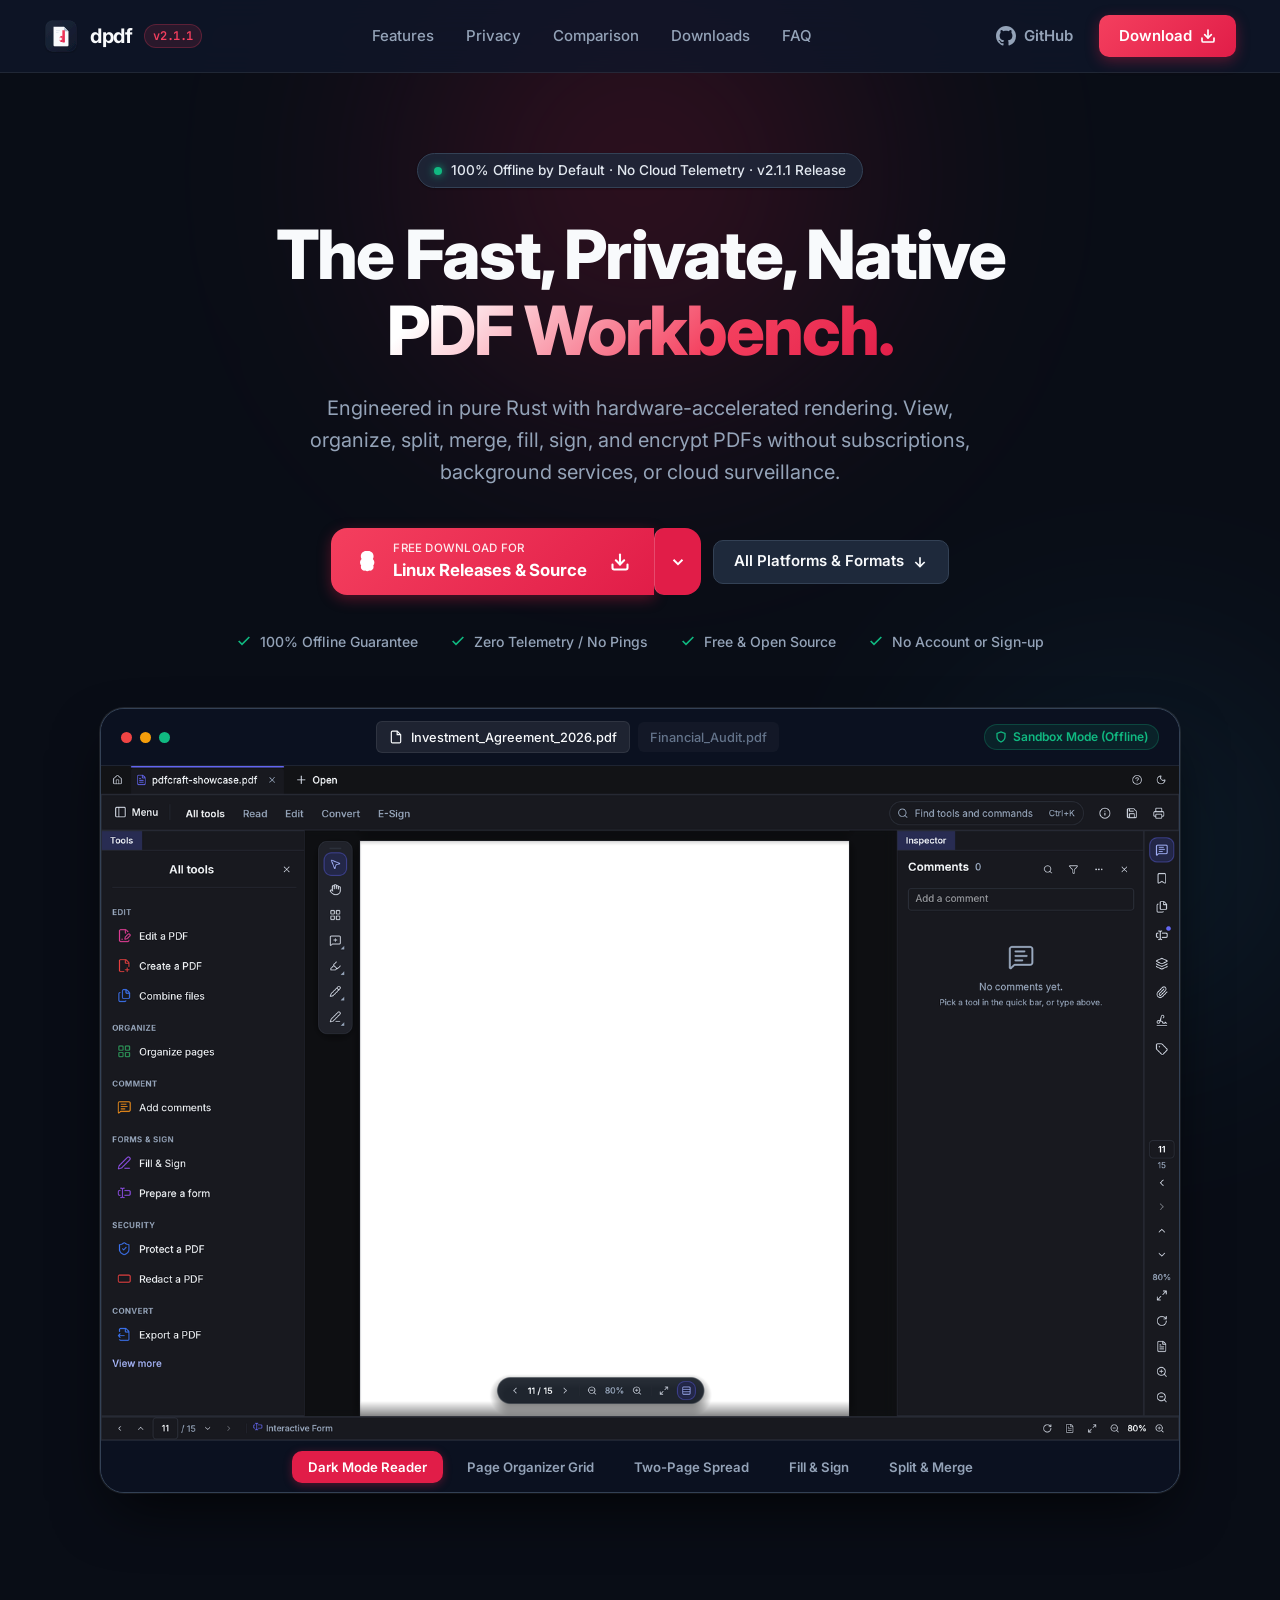
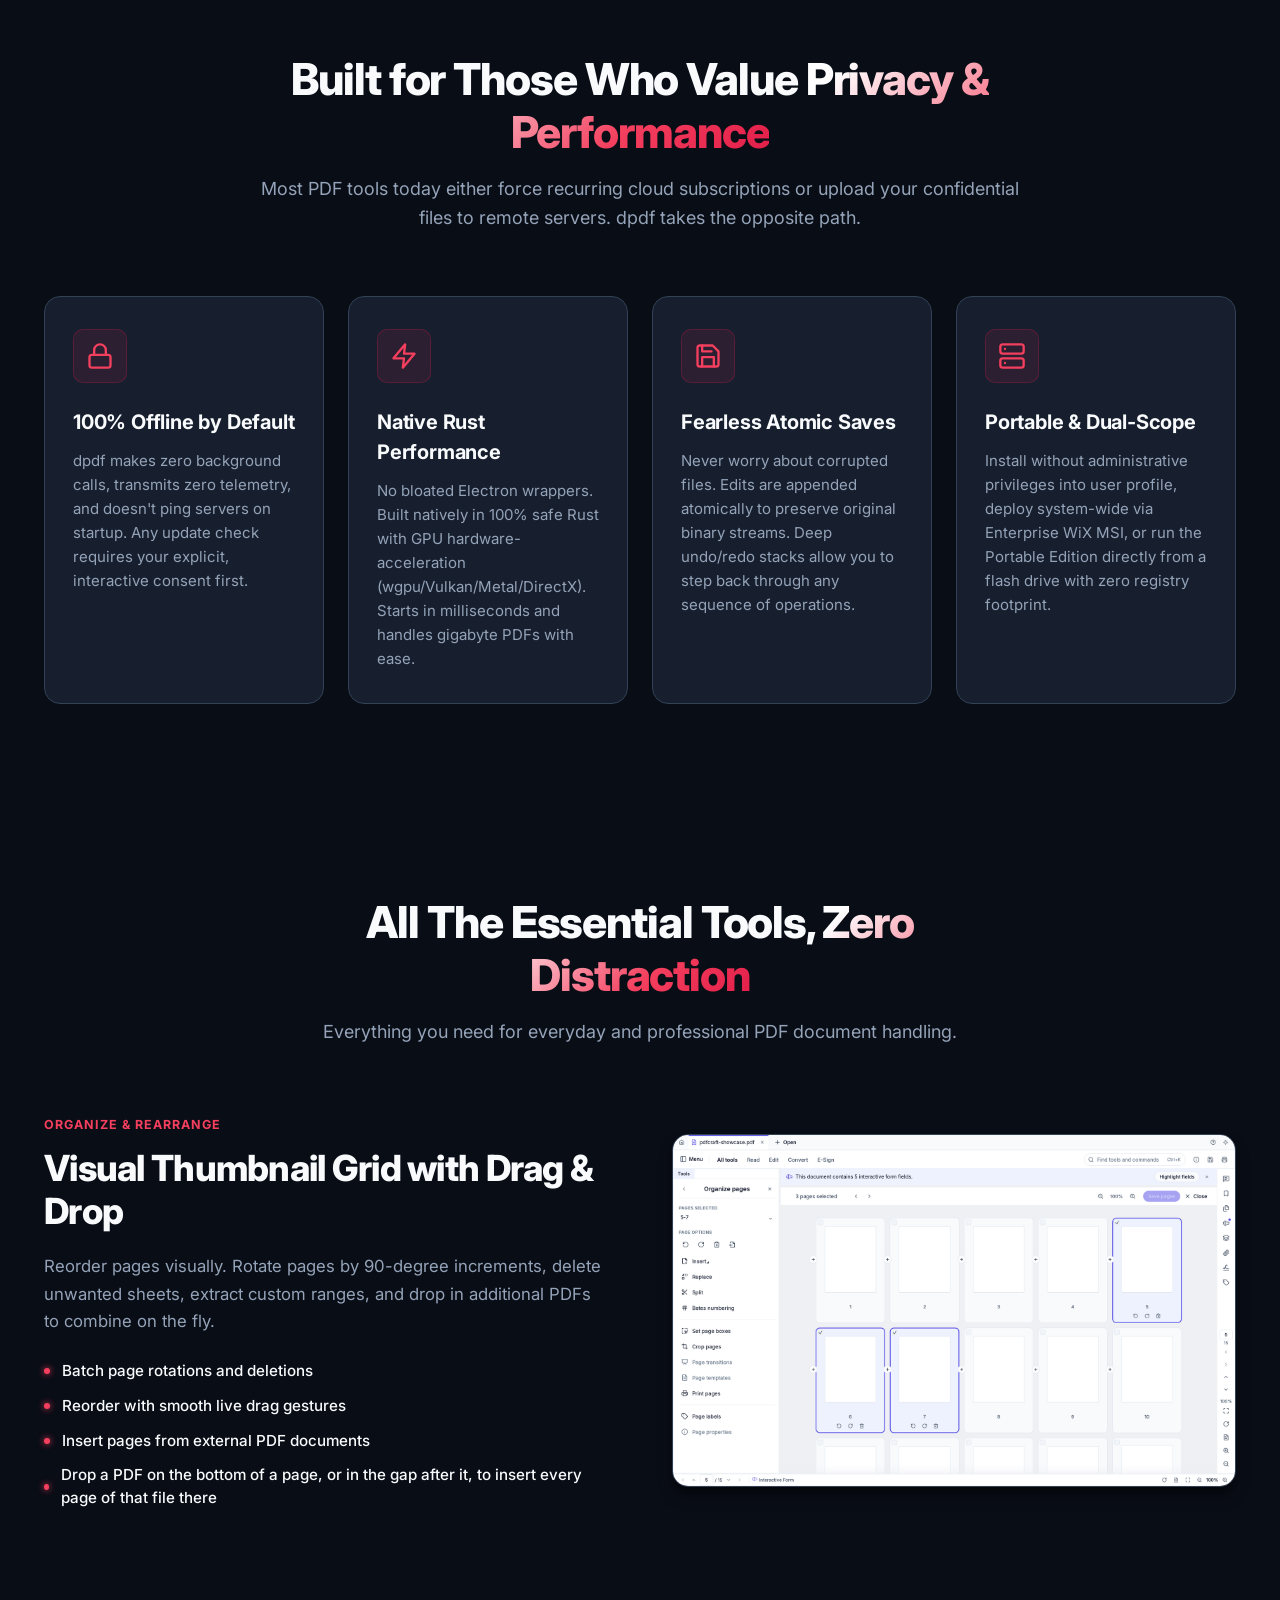
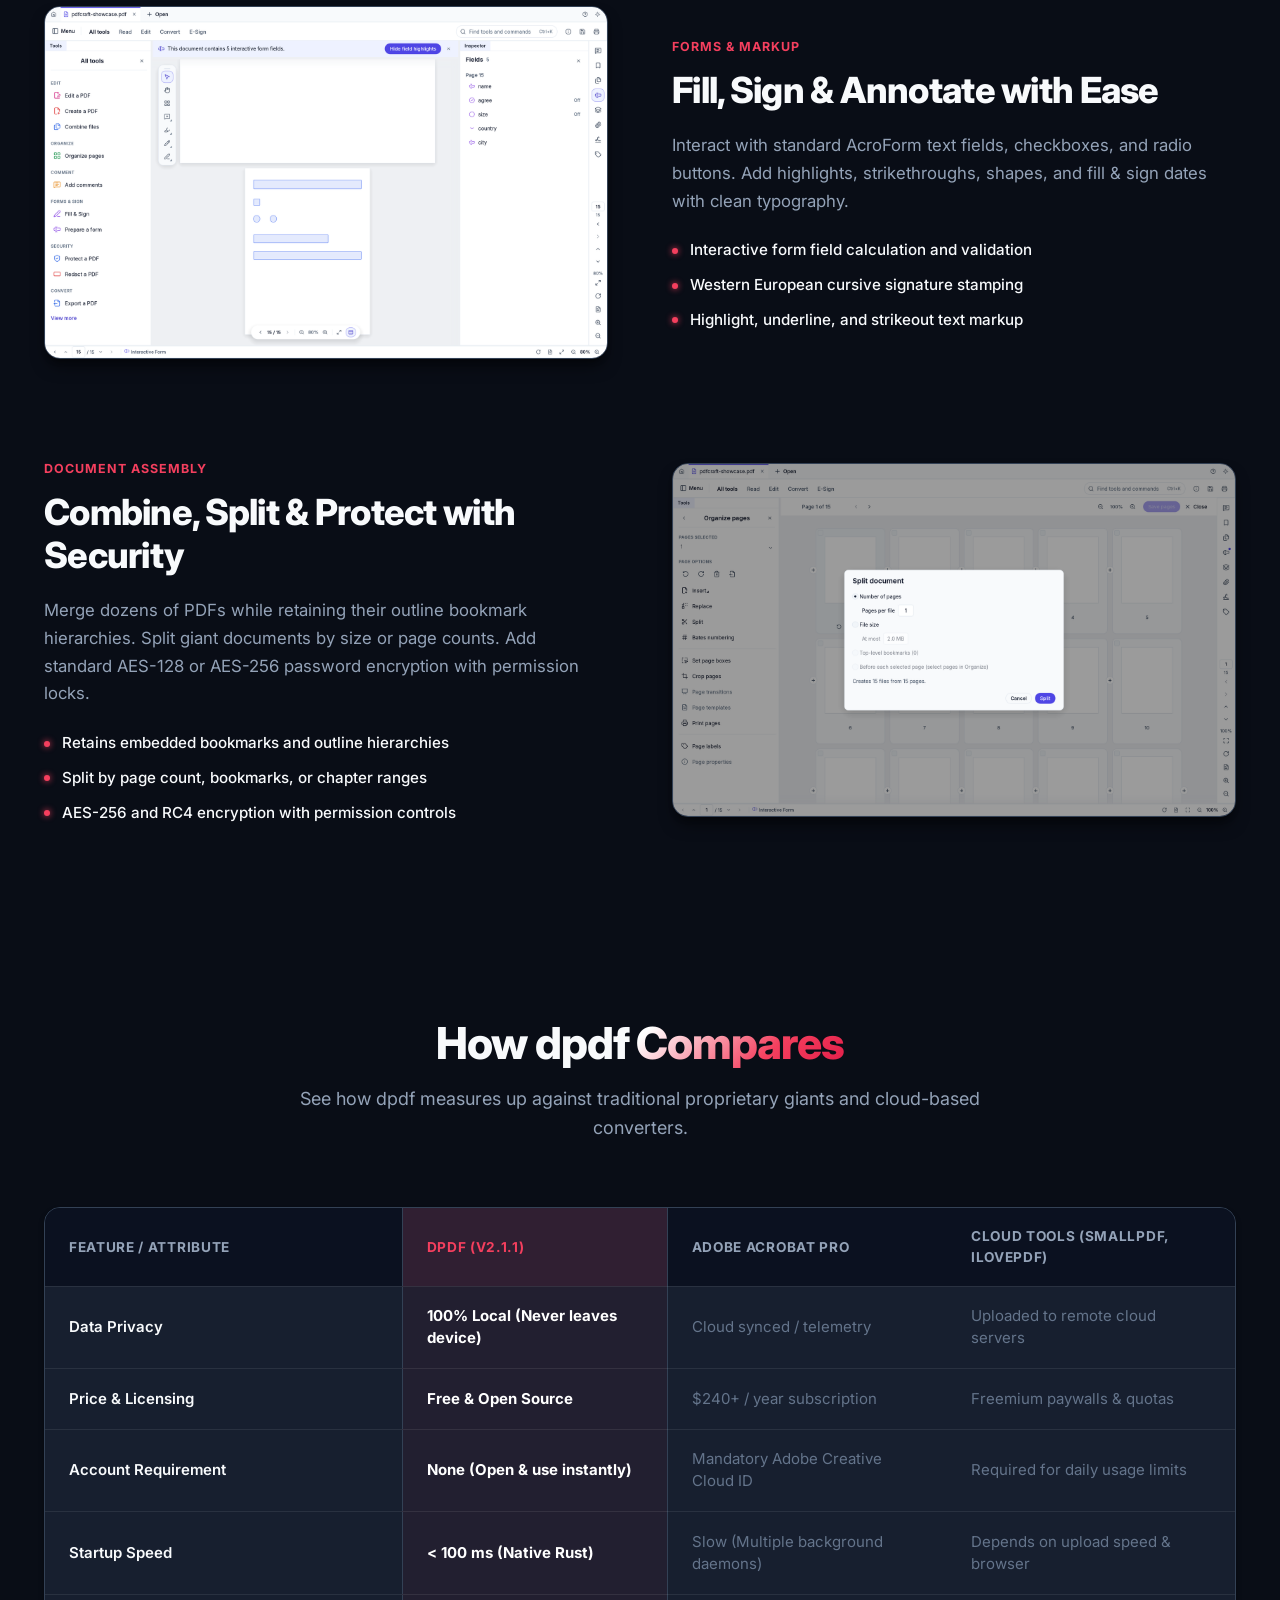
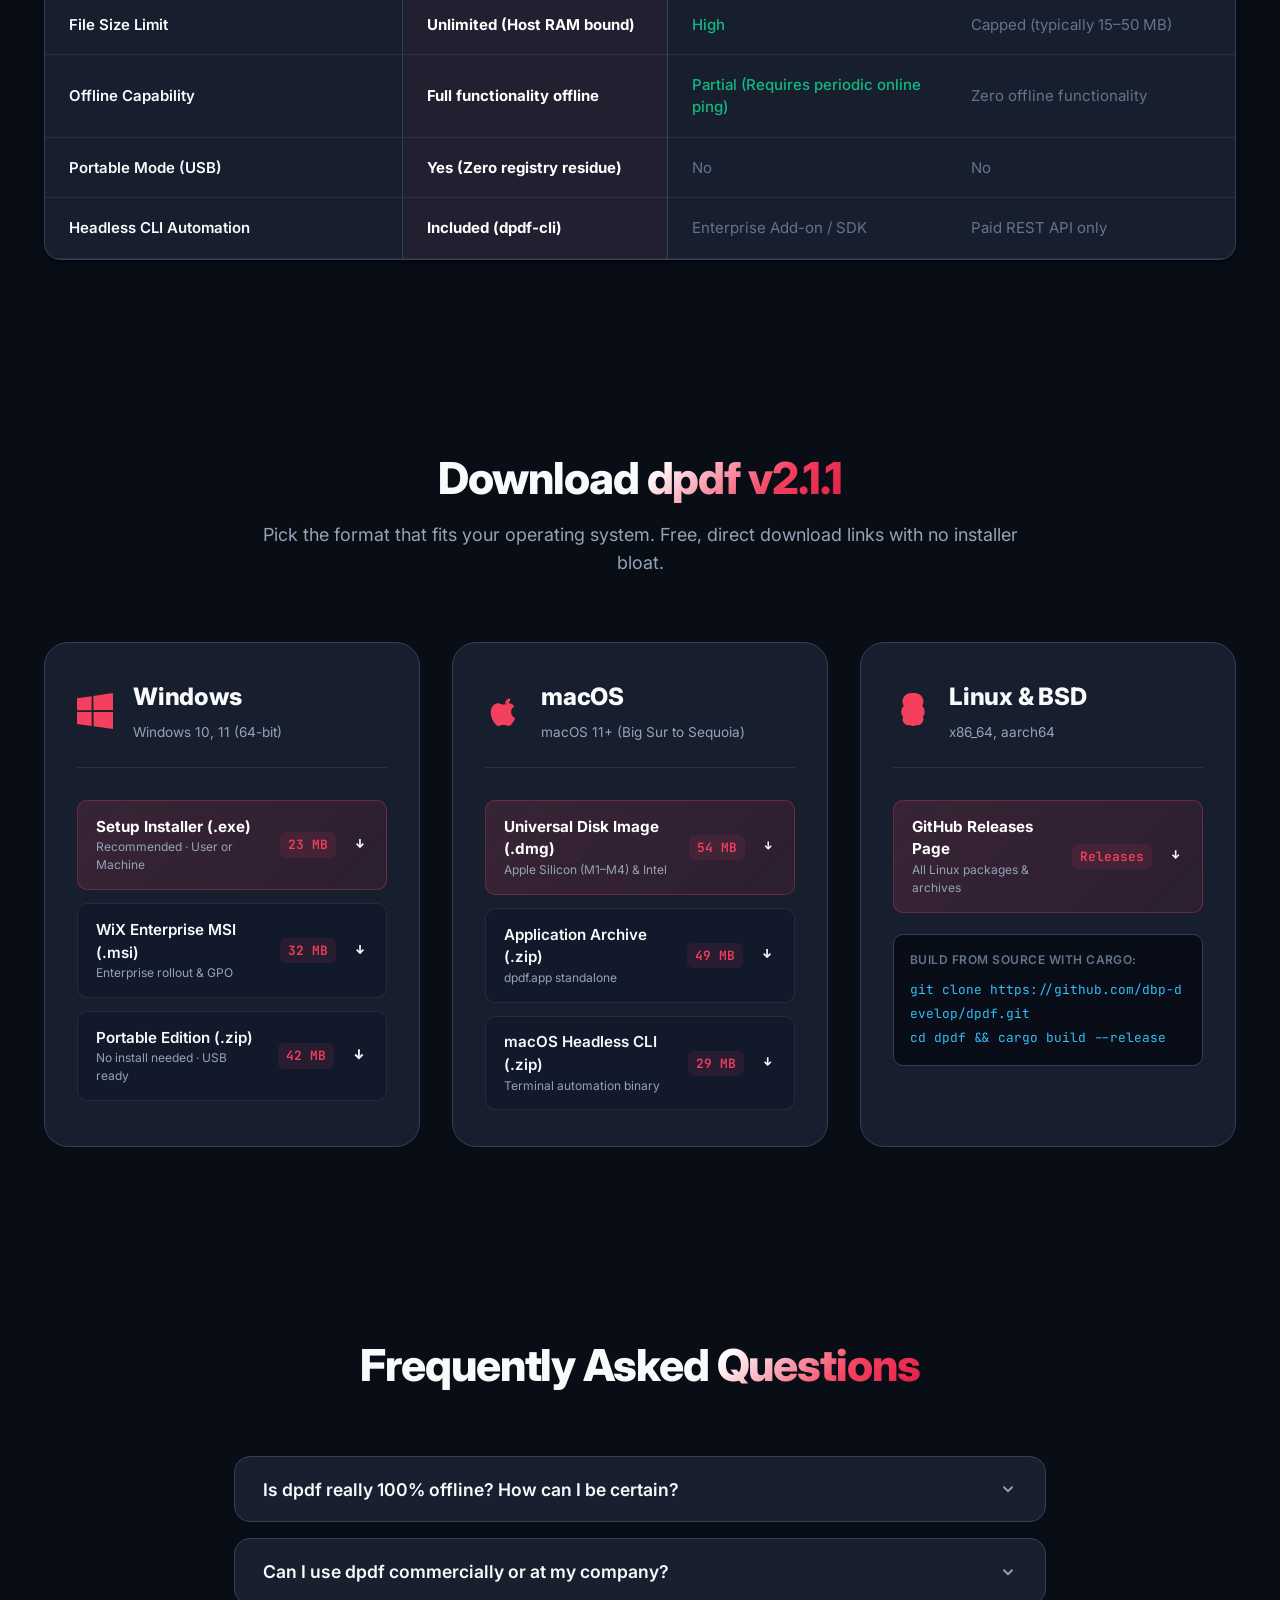
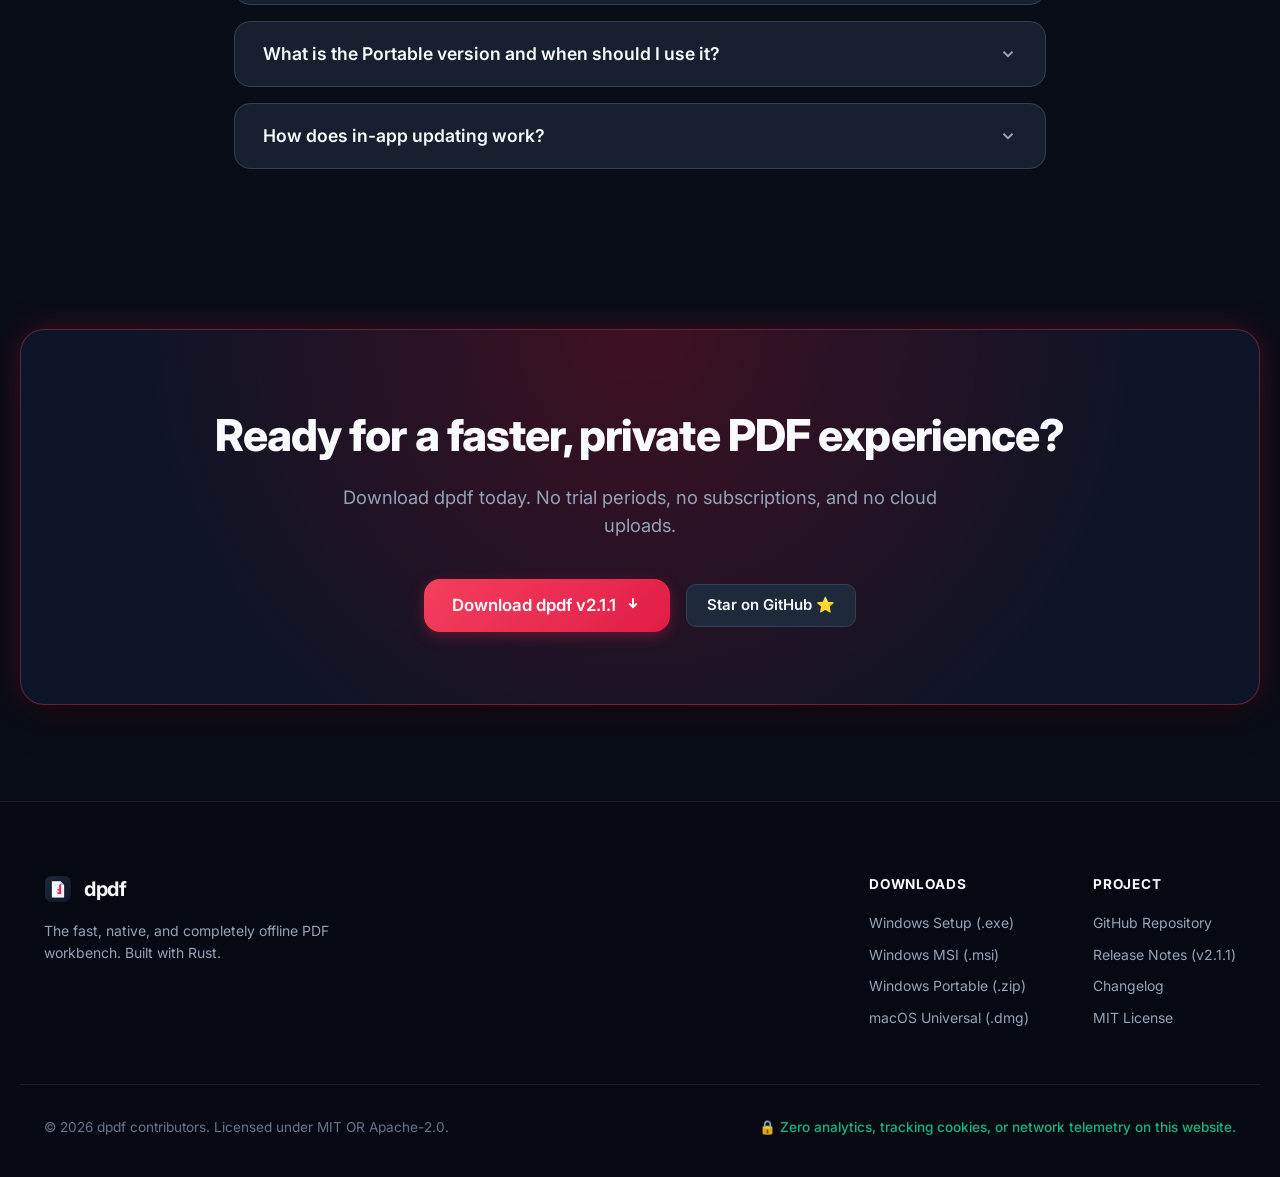
<file: index.html>
<!DOCTYPE html>
<html lang="en">
<head>
  <meta charset="UTF-8">
  <meta name="viewport" content="width=device-width, initial-scale=1.0">
  <title>dpdf — Fast, Private, and Completely Offline PDF Workbench</title>
  <meta name="description" content="A fast, native, and 100% offline PDF reader and editor written in pure Rust. View, organize, merge, split, annotate, and protect PDF documents with zero telemetry.">
  
  <!-- Open Graph / Social Media -->
  <meta property="og:type" content="website">
  <meta property="og:title" content="dpdf — Fast, Private, Completely Offline PDF Workbench">
  <meta property="og:description" content="Lightweight, zero-telemetry, pure native PDF workbench for Windows, macOS, and Linux. No accounts, no cloud uploads, instant startup.">
  <meta property="og:image" content="assets/dpdf-1024.png">
  
  <!-- Favicon -->
  <link rel="icon" type="image/svg+xml" href="assets/dpdf-icon.svg">
  <link rel="icon" type="image/x-icon" href="assets/dpdf.ico">
  <link rel="apple-touch-icon" href="assets/dpdf-1024.png">

  <!-- Google Fonts: Inter & JetBrains Mono -->
  <link rel="preconnect" href="https://fonts.googleapis.com">
  <link rel="preconnect" href="https://fonts.gstatic.com" crossorigin>
  <link href="https://fonts.googleapis.com/css2?family=Inter:wght@300;400;500;600;700;800&family=JetBrains+Mono:wght@400;600&display=swap" rel="stylesheet">

  <link rel="stylesheet" href="css/style.css">
</head>
<body class="dark-theme">

  <!-- Background decorative glows -->
  <div class="glow-bg glow-primary"></div>
  <div class="glow-bg glow-secondary"></div>

  <!-- Sticky Navbar -->
  <header class="navbar-wrapper">
    <div class="container navbar">
      <a href="#" class="brand-logo" aria-label="dpdf home">
        <img src="assets/dpdf-icon.svg" alt="dpdf mark" width="34" height="34" class="logo-mark">
        <span class="logo-text">dpdf</span>
        <span class="version-tag">v2.1.1</span>
      </a>

      <nav class="nav-links">
        <a href="#features">Features</a>
        <a href="#privacy">Privacy</a>
        <a href="#comparison">Comparison</a>
        <a href="#downloads">Downloads</a>
        <a href="#faq">FAQ</a>
      </nav>

      <div class="nav-actions">
        <a href="https://github.com/dbp-develop/dpdf" target="_blank" rel="noopener noreferrer" class="btn btn-ghost" title="View Source on GitHub">
          <svg width="20" height="20" viewBox="0 0 24 24" fill="currentColor">
            <path d="M12 0C5.37 0 0 5.37 0 12c0 5.31 3.435 9.795 8.205 11.385.6.105.825-.255.825-.57 0-.285-.015-1.23-.015-2.235-3.015.555-3.795-.735-4.035-1.41-.135-.345-.72-1.41-1.23-1.695-.42-.225-1.02-.78-.015-.795.945-.015 1.62.87 1.845 1.23 1.08 1.815 2.805 1.305 3.495.99.105-.78.42-1.305.765-1.605-2.67-.3-5.46-1.335-5.46-5.925 0-1.305.465-2.385 1.23-3.225-.12-.3-.54-1.53.12-3.18 0 0 1.005-.315 3.3 1.23.96-.27 1.98-.405 3-.405s2.04.135 3 .405c2.295-1.56 3.3-1.23 3.3-1.23.66 1.65.24 2.88.12 3.18.765.84 1.23 1.905 1.23 3.225 0 4.605-2.805 5.625-5.475 5.925.435.375.81 1.095.81 2.22 0 1.605-.015 2.895-.015 3.3 0 .315.225.69.825.57A12.02 12.02 0 0024 12c0-6.63-5.37-12-12-12z"/>
          </svg>
          <span class="desktop-only">GitHub</span>
        </a>
        <a href="#downloads" class="btn btn-primary nav-download-btn">
          <span>Download</span>
          <svg width="16" height="16" viewBox="0 0 24 24" fill="none" stroke="currentColor" stroke-width="2.5" stroke-linecap="round" stroke-linejoin="round">
            <path d="M21 15v4a2 2 0 0 1-2 2H5a2 2 0 0 1-2-2v-4"/>
            <polyline points="7 10 12 15 17 10"/>
            <line x1="12" y1="15" x2="12" y2="3"/>
          </svg>
        </a>
      </div>
    </div>
  </header>

  <!-- Hero Section -->
  <section class="hero-section">
    <div class="container hero-content">
      <div class="badge-pill">
        <span class="badge-dot"></span>
        <span>100% Offline by Default · No Cloud Telemetry · v2.1.1 Release</span>
      </div>

      <h1 class="hero-title">
        The Fast, Private, Native<br>
        <span class="text-gradient">PDF Workbench.</span>
      </h1>

      <p class="hero-subtitle">
        Engineered in pure Rust with hardware-accelerated rendering. View, organize, split, merge, fill, sign, and encrypt PDFs without subscriptions, background services, or cloud surveillance.
      </p>

      <!-- Smart Detected Download CTA -->
      <div class="hero-cta-container">
        <div class="primary-download-group">
          <a href="https://github.com/dbp-develop/dpdf/releases/download/v2.1.1/dpdf-2.1.1-setup.exe" id="main-download-btn" class="btn btn-hero btn-primary">
            <div class="btn-icon-wrapper" id="btn-os-icon">
              <!-- Default Windows icon -->
              <svg width="22" height="22" viewBox="0 0 24 24" fill="currentColor">
                <path d="M0 3.449L9.75 2.1v9.451H0m10.949-9.602L24 0v11.4H10.949M0 12.6h9.75v9.451L0 20.699M10.949 12.6H24V24l-12.9-1.801"/>
              </svg>
            </div>
            <div class="btn-text-wrapper">
              <span class="btn-subtext">Free Download for</span>
              <span class="btn-maintext" id="btn-os-label">Windows (64-bit .exe)</span>
            </div>
            <svg class="btn-arrow" width="20" height="20" viewBox="0 0 24 24" fill="none" stroke="currentColor" stroke-width="2.5" stroke-linecap="round" stroke-linejoin="round">
              <path d="M21 15v4a2 2 0 0 1-2 2H5a2 2 0 0 1-2-2v-4"/>
              <polyline points="7 10 12 15 17 10"/>
              <line x1="12" y1="15" x2="12" y2="3"/>
            </svg>
          </a>

          <!-- Quick platform picker dropdown toggle -->
          <button class="btn btn-hero-dropdown" id="platform-menu-toggle" aria-label="Choose other platform" aria-expanded="false">
            <svg width="18" height="18" viewBox="0 0 24 24" fill="none" stroke="currentColor" stroke-width="2.5">
              <polyline points="6 9 12 15 18 9"></polyline>
            </svg>
          </button>

          <!-- Dropdown menu -->
          <div class="platform-dropdown-menu" id="platform-dropdown">
            <div class="dropdown-header">Windows (64-bit)</div>
            <a href="https://github.com/dbp-develop/dpdf/releases/download/v2.1.1/dpdf-2.1.1-setup.exe" class="dropdown-item">
              <span class="item-title">Setup Installer (.exe)</span>
              <span class="item-desc">User & Machine UAC options · 23 MB</span>
            </a>
            <a href="https://github.com/dbp-develop/dpdf/releases/download/v2.1.1/dpdf-2.1.1-windows-x64.msi" class="dropdown-item">
              <span class="item-title">WiX Enterprise Package (.msi)</span>
              <span class="item-desc">Enterprise deployment & associations · 32 MB</span>
            </a>
            <a href="https://github.com/dbp-develop/dpdf/releases/download/v2.1.1/dpdf-2.1.1-windows-x64-portable.zip" class="dropdown-item">
              <span class="item-title">Portable Edition (.zip)</span>
              <span class="item-desc">Zero-install standalone (USB ready) · 42 MB</span>
            </a>

            <div class="dropdown-divider"></div>
            <div class="dropdown-header">macOS (Universal)</div>
            <a href="https://github.com/dbp-develop/dpdf/releases/download/v2.1.1/dpdf-2.1.1-macos-universal.dmg" class="dropdown-item">
              <span class="item-title">Apple Silicon & Intel (.dmg)</span>
              <span class="item-desc">Drag to Applications disk image · 54 MB</span>
            </a>
            <a href="https://github.com/dbp-develop/dpdf/releases/download/v2.1.1/dpdf-2.1.1-macos-universal.zip" class="dropdown-item">
              <span class="item-title">macOS App Archive (.zip)</span>
              <span class="item-desc">Universal dpdf.app bundle · 49 MB</span>
            </a>

            <div class="dropdown-divider"></div>
            <div class="dropdown-header">Linux & Automation</div>
            <a href="https://github.com/dbp-develop/dpdf/releases/latest" class="dropdown-item">
              <span class="item-title">Linux Releases & Source</span>
              <span class="item-desc">Tarball, AppImage, and source packages</span>
            </a>
            <a href="https://github.com/dbp-develop/dpdf/releases/download/v2.1.1/dpdf-cli-2.1.1-macos-universal.zip" class="dropdown-item">
              <span class="item-title">Headless CLI (dpdf-cli)</span>
              <span class="item-desc">For batch scripts, CI/CD, and terminals</span>
            </a>
          </div>
        </div>

        <a href="#downloads" class="btn btn-secondary">
          <span>All Platforms & Formats</span>
          <svg width="16" height="16" viewBox="0 0 24 24" fill="none" stroke="currentColor" stroke-width="2.5">
            <line x1="12" y1="5" x2="12" y2="19"></line>
            <polyline points="19 12 12 19 5 12"></polyline>
          </svg>
        </a>
      </div>

      <div class="hero-trust-bar">
        <div class="trust-item">
          <svg width="16" height="16" viewBox="0 0 24 24" fill="none" stroke="var(--color-emerald)" stroke-width="2.5"><polyline points="20 6 9 17 4 12"/></svg>
          <span>100% Offline Guarantee</span>
        </div>
        <div class="trust-item">
          <svg width="16" height="16" viewBox="0 0 24 24" fill="none" stroke="var(--color-emerald)" stroke-width="2.5"><polyline points="20 6 9 17 4 12"/></svg>
          <span>Zero Telemetry / No Pings</span>
        </div>
        <div class="trust-item">
          <svg width="16" height="16" viewBox="0 0 24 24" fill="none" stroke="var(--color-emerald)" stroke-width="2.5"><polyline points="20 6 9 17 4 12"/></svg>
          <span>Free & Open Source</span>
        </div>
        <div class="trust-item">
          <svg width="16" height="16" viewBox="0 0 24 24" fill="none" stroke="var(--color-emerald)" stroke-width="2.5"><polyline points="20 6 9 17 4 12"/></svg>
          <span>No Account or Sign-up</span>
        </div>
      </div>

      <!-- App Mockup Preview -->
      <div class="hero-window-mockup">
        <div class="window-chrome">
          <div class="window-controls">
            <span class="control-dot close"></span>
            <span class="control-dot minimize"></span>
            <span class="control-dot maximize"></span>
          </div>
          <div class="window-tabs">
            <div class="window-tab active">
              <svg width="14" height="14" viewBox="0 0 24 24" fill="none" stroke="currentColor" stroke-width="2"><path d="M14 2H6a2 2 0 0 0-2 2v16a2 2 0 0 0 2 2h12a2 2 0 0 0 2-2V8z"/><polyline points="14 2 14 8 20 8"/></svg>
              <span>Investment_Agreement_2026.pdf</span>
            </div>
            <div class="window-tab">
              <span>Financial_Audit.pdf</span>
            </div>
          </div>
          <div class="window-badge">
            <svg width="12" height="12" viewBox="0 0 24 24" fill="none" stroke="var(--color-emerald)" stroke-width="2.5"><path d="M12 22s8-4 8-10V5l-8-3-8 3v7c0 6 8 10 8 10z"/></svg>
            <span>Sandbox Mode (Offline)</span>
          </div>
        </div>

        <div class="window-viewport">
          <img src="assets/pdfcraft-dark.png?v=2.1.1" id="preview-img" alt="dpdf desktop application preview" loading="eager">
        </div>

        <!-- Interactive preview switchers -->
        <div class="preview-tabs">
          <button class="preview-tab active" data-src="assets/pdfcraft-dark.png?v=2.1.1">Dark Mode Reader</button>
          <button class="preview-tab" data-src="assets/pdfcraft-organize.png?v=2.1.1">Page Organizer Grid</button>
          <button class="preview-tab" data-src="assets/pdfcraft-viewer.png?v=2.1.1">Two-Page Spread</button>
          <button class="preview-tab" data-src="assets/pdfcraft-forms.png?v=2.1.1">Fill & Sign</button>
          <button class="preview-tab" data-src="assets/pdfcraft-split.png?v=2.1.1">Split & Merge</button>
        </div>
      </div>
    </div>
  </section>

  <!-- Core Pillars Grid -->
  <section class="section pillars-section" id="privacy">
    <div class="container">
      <div class="section-header">
        <h2 class="section-title">Built for Those Who Value <span class="text-gradient">Privacy & Performance</span></h2>
        <p class="section-subtitle">Most PDF tools today either force recurring cloud subscriptions or upload your confidential files to remote servers. dpdf takes the opposite path.</p>
      </div>

      <div class="pillars-grid">
        <div class="pillar-card">
          <div class="pillar-icon-box">
            <svg width="28" height="28" viewBox="0 0 24 24" fill="none" stroke="currentColor" stroke-width="2" stroke-linecap="round" stroke-linejoin="round">
              <rect x="3" y="11" width="18" height="11" rx="2" ry="2"/>
              <path d="M7 11V7a5 5 0 0 1 10 0v4"/>
            </svg>
          </div>
          <h3 class="pillar-title">100% Offline by Default</h3>
          <p class="pillar-desc">
            dpdf makes zero background calls, transmits zero telemetry, and doesn't ping servers on startup. Any update check requires your explicit, interactive consent first.
          </p>
        </div>

        <div class="pillar-card">
          <div class="pillar-icon-box">
            <svg width="28" height="28" viewBox="0 0 24 24" fill="none" stroke="currentColor" stroke-width="2" stroke-linecap="round" stroke-linejoin="round">
              <polygon points="13 2 3 14 12 14 11 22 21 10 12 10 13 2"/>
            </svg>
          </div>
          <h3 class="pillar-title">Native Rust Performance</h3>
          <p class="pillar-desc">
            No bloated Electron wrappers. Built natively in 100% safe Rust with GPU hardware-acceleration (wgpu/Vulkan/Metal/DirectX). Starts in milliseconds and handles gigabyte PDFs with ease.
          </p>
        </div>

        <div class="pillar-card">
          <div class="pillar-icon-box">
            <svg width="28" height="28" viewBox="0 0 24 24" fill="none" stroke="currentColor" stroke-width="2" stroke-linecap="round" stroke-linejoin="round">
              <path d="M19 21H5a2 2 0 0 1-2-2V5a2 2 0 0 1 2-2h11l5 5v11a2 2 0 0 1-2 2z"/>
              <polyline points="17 21 17 13 7 13 7 21"/>
              <polyline points="7 3 7 8 15 8"/>
            </svg>
          </div>
          <h3 class="pillar-title">Fearless Atomic Saves</h3>
          <p class="pillar-desc">
            Never worry about corrupted files. Edits are appended atomically to preserve original binary streams. Deep undo/redo stacks allow you to step back through any sequence of operations.
          </p>
        </div>

        <div class="pillar-card">
          <div class="pillar-icon-box">
            <svg width="28" height="28" viewBox="0 0 24 24" fill="none" stroke="currentColor" stroke-width="2" stroke-linecap="round" stroke-linejoin="round">
              <rect x="2" y="2" width="20" height="8" rx="2" ry="2"/>
              <rect x="2" y="14" width="20" height="8" rx="2" ry="2"/>
              <line x1="6" y1="6" x2="6.01" y2="6"/>
              <line x1="6" y1="18" x2="6.01" y2="18"/>
            </svg>
          </div>
          <h3 class="pillar-title">Portable & Dual-Scope</h3>
          <p class="pillar-desc">
            Install without administrative privileges into user profile, deploy system-wide via Enterprise WiX MSI, or run the Portable Edition directly from a flash drive with zero registry footprint.
          </p>
        </div>
      </div>
    </div>
  </section>

  <!-- Feature Showcase -->
  <section class="section features-section" id="features">
    <div class="container">
      <div class="section-header">
        <h2 class="section-title">All The Essential Tools, <span class="text-gradient">Zero Distraction</span></h2>
        <p class="section-subtitle">Everything you need for everyday and professional PDF document handling.</p>
      </div>

      <div class="feature-rows">
        <!-- Feature 1 -->
        <div class="feature-row">
          <div class="feature-info">
            <span class="feature-tag">Organize & Rearrange</span>
            <h3 class="feature-heading">Visual Thumbnail Grid with Drag & Drop</h3>
            <p class="feature-text">
              Reorder pages visually. Rotate pages by 90-degree increments, delete unwanted sheets, extract custom ranges, and drop in additional PDFs to combine on the fly.
            </p>
            <ul class="feature-checklist">
              <li>Batch page rotations and deletions</li>
              <li>Reorder with smooth live drag gestures</li>
              <li>Insert pages from external PDF documents</li>
              <li>Drop a PDF on the bottom of a page, or in the gap after it, to insert every page of that file there</li>
            </ul>
          </div>
          <div class="feature-media">
            <img src="assets/pdfcraft-organize.png?v=2.1.1" alt="dpdf organize pages tool" loading="lazy">
          </div>
        </div>

        <!-- Feature 2 -->
        <div class="feature-row reverse">
          <div class="feature-info">
            <span class="feature-tag">Forms & Markup</span>
            <h3 class="feature-heading">Fill, Sign & Annotate with Ease</h3>
            <p class="feature-text">
              Interact with standard AcroForm text fields, checkboxes, and radio buttons. Add highlights, strikethroughs, shapes, and fill & sign dates with clean typography.
            </p>
            <ul class="feature-checklist">
              <li>Interactive form field calculation and validation</li>
              <li>Western European cursive signature stamping</li>
              <li>Highlight, underline, and strikeout text markup</li>
            </ul>
          </div>
          <div class="feature-media">
            <img src="assets/pdfcraft-forms.png?v=2.1.1" alt="dpdf form filling and annotation" loading="lazy">
          </div>
        </div>

        <!-- Feature 3 -->
        <div class="feature-row">
          <div class="feature-info">
            <span class="feature-tag">Document Assembly</span>
            <h3 class="feature-heading">Combine, Split & Protect with Security</h3>
            <p class="feature-text">
              Merge dozens of PDFs while retaining their outline bookmark hierarchies. Split giant documents by size or page counts. Add standard AES-128 or AES-256 password encryption with permission locks.
            </p>
            <ul class="feature-checklist">
              <li>Retains embedded bookmarks and outline hierarchies</li>
              <li>Split by page count, bookmarks, or chapter ranges</li>
              <li>AES-256 and RC4 encryption with permission controls</li>
            </ul>
          </div>
          <div class="feature-media">
            <img src="assets/pdfcraft-split.png?v=2.1.1" alt="dpdf split and combine PDFs" loading="lazy">
          </div>
        </div>
      </div>
    </div>
  </section>

  <!-- Head-to-Head Comparison -->
  <section class="section comparison-section" id="comparison">
    <div class="container">
      <div class="section-header">
        <h2 class="section-title">How dpdf <span class="text-gradient">Compares</span></h2>
        <p class="section-subtitle">See how dpdf measures up against traditional proprietary giants and cloud-based converters.</p>
      </div>

      <div class="table-wrapper">
        <table class="comparison-table">
          <thead>
            <tr>
              <th class="table-col-feature">Feature / Attribute</th>
              <th class="table-col-dpdf highlight">dpdf (v2.1.1)</th>
              <th class="table-col-other">Adobe Acrobat Pro</th>
              <th class="table-col-other">Cloud Tools (Smallpdf, ILovePDF)</th>
            </tr>
          </thead>
          <tbody>
            <tr>
              <td class="feature-name">Data Privacy</td>
              <td class="table-cell-check highlight"><strong>100% Local (Never leaves device)</strong></td>
              <td class="table-cell-cross">Cloud synced / telemetry</td>
              <td class="table-cell-cross">Uploaded to remote cloud servers</td>
            </tr>
            <tr>
              <td class="feature-name">Price & Licensing</td>
              <td class="table-cell-check highlight"><strong>Free & Open Source</strong></td>
              <td class="table-cell-cross">$240+ / year subscription</td>
              <td class="table-cell-cross">Freemium paywalls & quotas</td>
            </tr>
            <tr>
              <td class="feature-name">Account Requirement</td>
              <td class="table-cell-check highlight"><strong>None (Open & use instantly)</strong></td>
              <td class="table-cell-cross">Mandatory Adobe Creative Cloud ID</td>
              <td class="table-cell-cross">Required for daily usage limits</td>
            </tr>
            <tr>
              <td class="feature-name">Startup Speed</td>
              <td class="table-cell-check highlight"><strong>&lt; 100 ms (Native Rust)</strong></td>
              <td class="table-cell-cross">Slow (Multiple background daemons)</td>
              <td class="table-cell-cross">Depends on upload speed & browser</td>
            </tr>
            <tr>
              <td class="feature-name">File Size Limit</td>
              <td class="table-cell-check highlight"><strong>Unlimited (Host RAM bound)</strong></td>
              <td class="table-cell-check">High</td>
              <td class="table-cell-cross">Capped (typically 15–50 MB)</td>
            </tr>
            <tr>
              <td class="feature-name">Offline Capability</td>
              <td class="table-cell-check highlight"><strong>Full functionality offline</strong></td>
              <td class="table-cell-check">Partial (Requires periodic online ping)</td>
              <td class="table-cell-cross">Zero offline functionality</td>
            </tr>
            <tr>
              <td class="feature-name">Portable Mode (USB)</td>
              <td class="table-cell-check highlight"><strong>Yes (Zero registry residue)</strong></td>
              <td class="table-cell-cross">No</td>
              <td class="table-cell-cross">No</td>
            </tr>
            <tr>
              <td class="feature-name">Headless CLI Automation</td>
              <td class="table-cell-check highlight"><strong>Included (dpdf-cli)</strong></td>
              <td class="table-cell-cross">Enterprise Add-on / SDK</td>
              <td class="table-cell-cross">Paid REST API only</td>
            </tr>
          </tbody>
        </table>
      </div>
    </div>
  </section>

  <!-- Direct Downloads Section -->
  <section class="section downloads-section" id="downloads">
    <div class="container">
      <div class="section-header">
        <h2 class="section-title">Download <span class="text-gradient">dpdf v2.1.1</span></h2>
        <p class="section-subtitle">Pick the format that fits your operating system. Free, direct download links with no installer bloat.</p>
      </div>

      <div class="download-cards-grid">
        <!-- Windows Card -->
        <div class="download-card">
          <div class="card-os-header">
            <svg class="os-icon" width="36" height="36" viewBox="0 0 24 24" fill="currentColor">
              <path d="M0 3.449L9.75 2.1v9.451H0m10.949-9.602L24 0v11.4H10.949M0 12.6h9.75v9.451L0 20.699M10.949 12.6H24V24l-12.9-1.801"/>
            </svg>
            <div>
              <h3 class="card-os-name">Windows</h3>
              <span class="card-os-sub">Windows 10, 11 (64-bit)</span>
            </div>
          </div>

          <div class="download-options-list">
            <a href="https://github.com/dbp-develop/dpdf/releases/download/v2.1.1/dpdf-2.1.1-setup.exe" class="download-link-row primary-link">
              <div class="link-meta">
                <span class="link-name">Setup Installer (.exe)</span>
                <span class="link-tag">Recommended · User or Machine</span>
              </div>
              <span class="link-size">23 MB</span>
              <svg width="18" height="18" viewBox="0 0 24 24" fill="none" stroke="currentColor" stroke-width="2.5"><polyline points="7 10 12 15 17 10"/><line x1="12" y1="15" x2="12" y2="3"/></svg>
            </a>

            <a href="https://github.com/dbp-develop/dpdf/releases/download/v2.1.1/dpdf-2.1.1-windows-x64.msi" class="download-link-row">
              <div class="link-meta">
                <span class="link-name">WiX Enterprise MSI (.msi)</span>
                <span class="link-tag">Enterprise rollout & GPO</span>
              </div>
              <span class="link-size">32 MB</span>
              <svg width="18" height="18" viewBox="0 0 24 24" fill="none" stroke="currentColor" stroke-width="2.5"><polyline points="7 10 12 15 17 10"/><line x1="12" y1="15" x2="12" y2="3"/></svg>
            </a>

            <a href="https://github.com/dbp-develop/dpdf/releases/download/v2.1.1/dpdf-2.1.1-windows-x64-portable.zip" class="download-link-row">
              <div class="link-meta">
                <span class="link-name">Portable Edition (.zip)</span>
                <span class="link-tag">No install needed · USB ready</span>
              </div>
              <span class="link-size">42 MB</span>
              <svg width="18" height="18" viewBox="0 0 24 24" fill="none" stroke="currentColor" stroke-width="2.5"><polyline points="7 10 12 15 17 10"/><line x1="12" y1="15" x2="12" y2="3"/></svg>
            </a>
          </div>
        </div>

        <!-- macOS Card -->
        <div class="download-card">
          <div class="card-os-header">
            <svg class="os-icon" width="36" height="36" viewBox="0 0 24 24" fill="currentColor">
              <path d="M18.71 19.5c-.83 1.24-1.71 2.45-3.05 2.47-1.34.03-1.77-.79-3.29-.79-1.53 0-2 .77-3.27.82-1.31.05-2.3-1.32-3.14-2.53C4.25 17 2.94 12.45 4.7 9.39c.87-1.52 2.43-2.48 4.12-2.51 1.28-.02 2.5.87 3.29.87.78 0 2.26-1.07 3.81-.91.65.03 2.47.26 3.64 1.98-.09.06-2.17 1.28-2.15 3.81.03 3.02 2.65 4.03 2.68 4.04-.03.07-.42 1.44-1.38 2.83M15.97 6.37c.61-.75 1.04-1.8 0.92-2.85-.9.04-2 .6-2.63 1.34-.55.63-.99 1.68-.86 2.7 1 .08 1.96-.44 2.57-1.19z"/>
            </svg>
            <div>
              <h3 class="card-os-name">macOS</h3>
              <span class="card-os-sub">macOS 11+ (Big Sur to Sequoia)</span>
            </div>
          </div>

          <div class="download-options-list">
            <a href="https://github.com/dbp-develop/dpdf/releases/download/v2.1.1/dpdf-2.1.1-macos-universal.dmg" class="download-link-row primary-link">
              <div class="link-meta">
                <span class="link-name">Universal Disk Image (.dmg)</span>
                <span class="link-tag">Apple Silicon (M1–M4) & Intel</span>
              </div>
              <span class="link-size">54 MB</span>
              <svg width="18" height="18" viewBox="0 0 24 24" fill="none" stroke="currentColor" stroke-width="2.5"><polyline points="7 10 12 15 17 10"/><line x1="12" y1="15" x2="12" y2="3"/></svg>
            </a>

            <a href="https://github.com/dbp-develop/dpdf/releases/download/v2.1.1/dpdf-2.1.1-macos-universal.zip" class="download-link-row">
              <div class="link-meta">
                <span class="link-name">Application Archive (.zip)</span>
                <span class="link-tag">dpdf.app standalone</span>
              </div>
              <span class="link-size">49 MB</span>
              <svg width="18" height="18" viewBox="0 0 24 24" fill="none" stroke="currentColor" stroke-width="2.5"><polyline points="7 10 12 15 17 10"/><line x1="12" y1="15" x2="12" y2="3"/></svg>
            </a>

            <a href="https://github.com/dbp-develop/dpdf/releases/download/v2.1.1/dpdf-cli-2.1.1-macos-universal.zip" class="download-link-row">
              <div class="link-meta">
                <span class="link-name">macOS Headless CLI (.zip)</span>
                <span class="link-tag">Terminal automation binary</span>
              </div>
              <span class="link-size">29 MB</span>
              <svg width="18" height="18" viewBox="0 0 24 24" fill="none" stroke="currentColor" stroke-width="2.5"><polyline points="7 10 12 15 17 10"/><line x1="12" y1="15" x2="12" y2="3"/></svg>
            </a>
          </div>
        </div>

        <!-- Linux Card -->
        <div class="download-card">
          <div class="card-os-header">
            <svg class="os-icon" width="36" height="36" viewBox="0 0 24 24" fill="currentColor">
              <path d="M12.012 0c-3.13 0-5.672 2.542-5.672 5.672 0 1.077.307 2.083.84 2.941C6.273 9.429 5.5 10.871 5.5 12.5c0 1.258.463 2.41 1.229 3.3-.23.51-.36 1.079-.36 1.68 0 2.21 1.79 4 4 4 .26 0 .51-.03.76-.08.64.38 1.39.6 2.19.6s1.55-.22 2.19-.6c.25.05.5.08.76.08 2.21 0 4-1.79 4-4 0-.601-.13-1.17-.36-1.68.766-.89 1.229-2.042 1.229-3.3 0-1.629-.773-3.071-1.68-3.887.533-.858.84-1.864.84-2.941 0-3.13-2.542-5.672-5.672-5.672z"/>
            </svg>
            <div>
              <h3 class="card-os-name">Linux & BSD</h3>
              <span class="card-os-sub">x86_64, aarch64</span>
            </div>
          </div>

          <div class="download-options-list">
            <a href="https://github.com/dbp-develop/dpdf/releases/latest" class="download-link-row primary-link">
              <div class="link-meta">
                <span class="link-name">GitHub Releases Page</span>
                <span class="link-tag">All Linux packages & archives</span>
              </div>
              <span class="link-size">Releases</span>
              <svg width="18" height="18" viewBox="0 0 24 24" fill="none" stroke="currentColor" stroke-width="2.5"><polyline points="7 10 12 15 17 10"/><line x1="12" y1="15" x2="12" y2="3"/></svg>
            </a>

            <div class="code-snippet-box">
              <span class="snippet-label">Build from source with Cargo:</span>
              <code>git clone https://github.com/dbp-develop/dpdf.git<br>cd dpdf && cargo build --release</code>
            </div>
          </div>
        </div>
      </div>
    </div>
  </section>

  <!-- FAQ Accordion -->
  <section class="section faq-section" id="faq">
    <div class="container faq-container">
      <div class="section-header">
        <h2 class="section-title">Frequently Asked <span class="text-gradient">Questions</span></h2>
      </div>

      <div class="faq-list">
        <div class="faq-item">
          <button class="faq-question">
            <span>Is dpdf really 100% offline? How can I be certain?</span>
            <svg class="faq-arrow" width="18" height="18" viewBox="0 0 24 24" fill="none" stroke="currentColor" stroke-width="2.5"><polyline points="6 9 12 15 18 9"/></svg>
          </button>
          <div class="faq-answer">
            <p>Yes, completely. dpdf runs in an isolated local sandbox with zero network telemetry or tracking. The "Check for updates" feature never connects automatically: clicking it first displays an explicit consent warning dialog with Agree and Cancel options. If cancelled, zero network packets are sent.</p>
          </div>
        </div>

        <div class="faq-item">
          <button class="faq-question">
            <span>Can I use dpdf commercially or at my company?</span>
            <svg class="faq-arrow" width="18" height="18" viewBox="0 0 24 24" fill="none" stroke="currentColor" stroke-width="2.5"><polyline points="6 9 12 15 18 9"/></svg>
          </button>
          <div class="faq-answer">
            <p>Yes. dpdf is released under the permissive open-source MIT OR Apache-2.0 licenses. You can use it freely for personal, professional, and enterprise business purposes. For IT administrators, our dual-scope WiX MSI package supports silent installation and Group Policy Object (GPO) deployment.</p>
          </div>
        </div>

        <div class="faq-item">
          <button class="faq-question">
            <span>What is the Portable version and when should I use it?</span>
            <svg class="faq-arrow" width="18" height="18" viewBox="0 0 24 24" fill="none" stroke="currentColor" stroke-width="2.5"><polyline points="6 9 12 15 18 9"/></svg>
          </button>
          <div class="faq-answer">
            <p>The Portable Edition is a self-contained ZIP archive that requires no installation and no administrator rights. You can extract it to any folder or run it directly from a USB flash drive. In portable mode, dpdf stores all configuration in a local <code>dpdfData</code> subfolder, leaving zero trace in the Windows Registry.</p>
          </div>
        </div>

        <div class="faq-item">
          <button class="faq-question">
            <span>How does in-app updating work?</span>
            <svg class="faq-arrow" width="18" height="18" viewBox="0 0 24 24" fill="none" stroke="currentColor" stroke-width="2.5"><polyline points="6 9 12 15 18 9"/></svg>
          </button>
          <div class="faq-answer">
            <p>Under <strong>Preferences ▸ Updates</strong> or <strong>Help ▸ Check for updates…</strong>, you can trigger an update check. Once you confirm the privacy dialog, dpdf securely queries GitHub Releases for updates, displays an in-app download progress bar, and provides a 1-click "Install & Restart" button to seamlessly update the entire application.</p>
          </div>
        </div>
      </div>
    </div>
  </section>

  <!-- CTA Banner -->
  <section class="section cta-section">
    <div class="container cta-box">
      <h2 class="cta-title">Ready for a faster, private PDF experience?</h2>
      <p class="cta-subtitle">Download dpdf today. No trial periods, no subscriptions, and no cloud uploads.</p>
      <div class="cta-actions">
        <a href="#downloads" class="btn btn-hero btn-primary">
          <span>Download dpdf v2.1.1</span>
          <svg width="18" height="18" viewBox="0 0 24 24" fill="none" stroke="currentColor" stroke-width="2.5"><polyline points="7 10 12 15 17 10"/><line x1="12" y1="15" x2="12" y2="3"/></svg>
        </a>
        <a href="https://github.com/dbp-develop/dpdf" target="_blank" rel="noopener noreferrer" class="btn btn-secondary">
          <span>Star on GitHub ⭐</span>
        </a>
      </div>
    </div>
  </section>

  <!-- Footer -->
  <footer class="footer">
    <div class="container footer-content">
      <div class="footer-brand">
        <a href="#" class="brand-logo">
          <img src="assets/dpdf-icon.svg" alt="dpdf" width="28" height="28">
          <span class="logo-text">dpdf</span>
        </a>
        <p class="footer-desc">The fast, native, and completely offline PDF workbench. Built with Rust.</p>
      </div>

      <div class="footer-links-group">
        <div class="footer-col">
          <h4>Downloads</h4>
          <a href="https://github.com/dbp-develop/dpdf/releases/download/v2.1.1/dpdf-2.1.1-setup.exe">Windows Setup (.exe)</a>
          <a href="https://github.com/dbp-develop/dpdf/releases/download/v2.1.1/dpdf-2.1.1-windows-x64.msi">Windows MSI (.msi)</a>
          <a href="https://github.com/dbp-develop/dpdf/releases/download/v2.1.1/dpdf-2.1.1-windows-x64-portable.zip">Windows Portable (.zip)</a>
          <a href="https://github.com/dbp-develop/dpdf/releases/download/v2.1.1/dpdf-2.1.1-macos-universal.dmg">macOS Universal (.dmg)</a>
        </div>

        <div class="footer-col">
          <h4>Project</h4>
          <a href="https://github.com/dbp-develop/dpdf" target="_blank" rel="noopener noreferrer">GitHub Repository</a>
          <a href="https://github.com/dbp-develop/dpdf/releases/tag/v2.1.1" target="_blank" rel="noopener noreferrer">Release Notes (v2.1.1)</a>
          <a href="https://github.com/dbp-develop/dpdf/blob/main/CHANGELOG.md" target="_blank" rel="noopener noreferrer">Changelog</a>
          <a href="https://github.com/dbp-develop/dpdf/blob/main/LICENSE-MIT" target="_blank" rel="noopener noreferrer">MIT License</a>
        </div>
      </div>
    </div>

    <div class="container footer-bottom">
      <p>© 2026 dpdf contributors. Licensed under MIT OR Apache-2.0.</p>
      <p class="footer-offline-note">🔒 Zero analytics, tracking cookies, or network telemetry on this website.</p>
    </div>
  </footer>

  <script src="js/main.js"></script>
</body>
</html>
</file>
<file: css/style.css>
/* ==========================================================================
   dpdf — Modern Product Landing Stylesheet
   Designed with precision, dark aesthetic, and native speed
   ========================================================================== */

:root {
  --color-bg: #090d16;
  --color-bg-secondary: #0f172a;
  --color-surface: #1e293b;
  --color-surface-hover: #283548;
  --color-surface-card: rgba(30, 41, 59, 0.7);
  --color-surface-glass: rgba(15, 23, 42, 0.8);
  --color-border: #334155;
  --color-border-subtle: rgba(255, 255, 255, 0.08);
  --color-border-glow: rgba(225, 29, 72, 0.4);

  --color-primary: #e11d48;
  --color-primary-hover: #be123c;
  --color-primary-glow: rgba(225, 29, 72, 0.35);
  --color-rose: #f43f5e;
  --color-rose-glow: rgba(244, 63, 94, 0.2);
  --color-emerald: #10b981;
  --color-emerald-glow: rgba(16, 185, 129, 0.2);

  --color-text-main: #f8fafc;
  --color-text-muted: #94a3b8;
  --color-text-subtle: #64748b;

  --font-sans: 'Inter', -apple-system, BlinkMacSystemFont, 'Segoe UI', Roboto, Helvetica, Arial, sans-serif;
  --font-mono: 'JetBrains Mono', ui-monospace, SFMono-Regular, Menlo, Monaco, Consolas, monospace;

  --radius-sm: 6px;
  --radius-md: 10px;
  --radius-lg: 16px;
  --radius-xl: 24px;
  --radius-pill: 9999px;

  --shadow-sm: 0 1px 2px 0 rgba(0, 0, 0, 0.3);
  --shadow-md: 0 4px 6px -1px rgba(0, 0, 0, 0.4), 0 2px 4px -2px rgba(0, 0, 0, 0.4);
  --shadow-lg: 0 10px 15px -3px rgba(0, 0, 0, 0.5), 0 4px 6px -4px rgba(0, 0, 0, 0.5);
  --shadow-glow: 0 0 35px -5px var(--color-primary-glow);
  --shadow-window: 0 25px 60px -15px rgba(0, 0, 0, 0.8), 0 0 0 1px rgba(255, 255, 255, 0.1);

  --transition-fast: 150ms cubic-bezier(0.4, 0, 0.2, 1);
  --transition-normal: 250ms cubic-bezier(0.4, 0, 0.2, 1);
  --transition-slow: 400ms cubic-bezier(0.4, 0, 0.2, 1);
}

/* Base Reset & Box Sizing */
*, *::before, *::after {
  box-sizing: border-box;
  margin: 0;
  padding: 0;
}

html {
  font-family: var(--font-sans);
  background-color: var(--color-bg);
  color: var(--color-text-main);
  scroll-behavior: smooth;
  -webkit-font-smoothing: antialiased;
  -moz-osx-font-smoothing: grayscale;
  line-height: 1.5;
}

body {
  overflow-x: hidden;
  position: relative;
  min-height: 100vh;
  display: flex;
  flex-direction: column;
}

img {
  max-width: 100%;
  height: auto;
  display: block;
}

a {
  color: inherit;
  text-decoration: none;
  transition: color var(--transition-fast);
}

button {
  font-family: inherit;
  cursor: pointer;
  border: none;
  background: none;
}

/* Ambient Radial Glows */
.glow-bg {
  position: absolute;
  pointer-events: none;
  z-index: -1;
  border-radius: 50%;
  filter: blur(120px);
  opacity: 0.28;
}

.glow-primary {
  width: 650px;
  height: 650px;
  background: radial-gradient(circle, var(--color-primary) 0%, rgba(225, 29, 72, 0) 70%);
  top: -150px;
  left: 50%;
  transform: translateX(-50%);
}

.glow-secondary {
  width: 500px;
  height: 500px;
  background: radial-gradient(circle, #38bdf8 0%, rgba(56, 189, 248, 0) 70%);
  top: 600px;
  right: -100px;
  opacity: 0.15;
}

/* Layout Container */
.container {
  width: 100%;
  max-width: 1240px;
  margin: 0 auto;
  padding: 0 1.5rem;
}

/* Typography Enhancements */
.text-gradient {
  background: linear-gradient(135deg, #ffffff 10%, #f43f5e 65%, #e11d48 100%);
  -webkit-background-clip: text;
  -webkit-text-fill-color: transparent;
  display: inline;
}

/* ==========================================================================
   Header & Navigation
   ========================================================================== */

.navbar-wrapper {
  position: sticky;
  top: 0;
  z-index: 100;
  backdrop-filter: blur(16px);
  -webkit-backdrop-filter: blur(16px);
  background-color: var(--color-surface-glass);
  border-bottom: 1px solid var(--color-border-subtle);
  transition: background-color var(--transition-fast);
}

.navbar {
  height: 72px;
  display: flex;
  align-items: center;
  justify-content: space-between;
  gap: 1.5rem;
}

.brand-logo {
  display: flex;
  align-items: center;
  gap: 0.75rem;
  font-weight: 700;
  font-size: 1.25rem;
  letter-spacing: -0.02em;
}

.brand-logo:hover .logo-mark {
  transform: scale(1.05);
}

.logo-mark {
  transition: transform var(--transition-fast);
}

.logo-text {
  color: var(--color-text-main);
}

.version-tag {
  font-size: 0.75rem;
  font-family: var(--font-mono);
  font-weight: 600;
  color: var(--color-rose);
  background: rgba(244, 63, 94, 0.12);
  border: 1px solid rgba(244, 63, 94, 0.25);
  padding: 0.15rem 0.5rem;
  border-radius: var(--radius-pill);
}

.nav-links {
  display: flex;
  align-items: center;
  gap: 2rem;
}

.nav-links a {
  font-size: 0.9375rem;
  font-weight: 500;
  color: var(--color-text-muted);
}

.nav-links a:hover {
  color: var(--color-text-main);
}

.nav-actions {
  display: flex;
  align-items: center;
  gap: 0.75rem;
}

/* ==========================================================================
   Buttons
   ========================================================================== */

.btn {
  display: inline-flex;
  align-items: center;
  justify-content: center;
  gap: 0.5rem;
  font-size: 0.9375rem;
  font-weight: 600;
  padding: 0.6rem 1.25rem;
  border-radius: var(--radius-md);
  transition: all var(--transition-fast);
  white-space: nowrap;
}

.btn-primary {
  background: linear-gradient(135deg, var(--color-rose) 0%, var(--color-primary) 100%);
  color: #ffffff;
  box-shadow: 0 4px 14px var(--color-primary-glow);
}

.btn-primary:hover {
  background: linear-gradient(135deg, #fb7185 0%, var(--color-primary-hover) 100%);
  box-shadow: 0 6px 20px rgba(225, 29, 72, 0.55);
  transform: translateY(-1px);
}

.btn-secondary {
  background-color: var(--color-surface);
  color: var(--color-text-main);
  border: 1px solid var(--color-border);
}

.btn-secondary:hover {
  background-color: var(--color-surface-hover);
  border-color: var(--color-text-subtle);
  transform: translateY(-1px);
}

.btn-ghost {
  color: var(--color-text-muted);
  padding: 0.6rem 0.9rem;
  border-radius: var(--radius-md);
}

.btn-ghost:hover {
  color: var(--color-text-main);
  background-color: rgba(255, 255, 255, 0.05);
}

/* Hero Button Variants */
.btn-hero {
  padding: 0.85rem 1.75rem;
  font-size: 1.05rem;
  border-radius: var(--radius-lg);
}

/* ==========================================================================
   Hero Section
   ========================================================================== */

.hero-section {
  padding: 5rem 0 4rem;
  text-align: center;
  position: relative;
}

.hero-content {
  display: flex;
  flex-direction: column;
  align-items: center;
}

.badge-pill {
  display: inline-flex;
  align-items: center;
  gap: 0.6rem;
  font-size: 0.85rem;
  font-weight: 500;
  color: #e2e8f0;
  background: rgba(30, 41, 59, 0.8);
  border: 1px solid var(--color-border);
  padding: 0.4rem 1rem;
  border-radius: var(--radius-pill);
  margin-bottom: 1.75rem;
  box-shadow: var(--shadow-sm);
}

.badge-dot {
  width: 8px;
  height: 8px;
  background-color: var(--color-emerald);
  border-radius: 50%;
  box-shadow: 0 0 8px var(--color-emerald);
}

.hero-title {
  font-size: clamp(2.5rem, 5.5vw, 4.25rem);
  font-weight: 800;
  line-height: 1.12;
  letter-spacing: -0.03em;
  margin-bottom: 1.5rem;
  max-width: 860px;
}

.hero-subtitle {
  font-size: clamp(1.05rem, 2vw, 1.25rem);
  color: var(--color-text-muted);
  max-width: 680px;
  line-height: 1.6;
  margin-bottom: 2.5rem;
}

/* Hero CTA Group */
.hero-cta-container {
  display: flex;
  align-items: center;
  justify-content: center;
  gap: 0.75rem;
  margin-bottom: 2.25rem;
  position: relative;
  flex-wrap: wrap;
}

.primary-download-group {
  display: inline-flex;
  position: relative;
}

#main-download-btn {
  display: flex;
  align-items: center;
  gap: 1rem;
  padding: 0.75rem 1.5rem;
  border-top-right-radius: 0;
  border-bottom-right-radius: 0;
  text-align: left;
}

.btn-icon-wrapper {
  display: flex;
  align-items: center;
  justify-content: center;
}

.btn-text-wrapper {
  display: flex;
  flex-direction: column;
}

.btn-subtext {
  font-size: 0.72rem;
  font-weight: 500;
  opacity: 0.9;
  letter-spacing: 0.02em;
  text-transform: uppercase;
}

.btn-maintext {
  font-size: 1.05rem;
  font-weight: 700;
  letter-spacing: -0.01em;
}

.btn-arrow {
  margin-left: 0.5rem;
  transition: transform var(--transition-fast);
}

#main-download-btn:hover .btn-arrow {
  transform: translateY(2px);
}

.btn-hero-dropdown {
  background: var(--color-primary);
  color: #ffffff;
  padding: 0 0.85rem;
  border-top-right-radius: var(--radius-lg);
  border-bottom-right-radius: var(--radius-lg);
  border-left: 1px solid rgba(255, 255, 255, 0.2);
  display: flex;
  align-items: center;
  justify-content: center;
  transition: background var(--transition-fast);
}

.btn-hero-dropdown:hover {
  background: var(--color-primary-hover);
}

/* Platform Picker Dropdown Menu */
.platform-dropdown-menu {
  position: absolute;
  top: calc(100% + 8px);
  left: 0;
  min-width: 320px;
  background: #111827;
  border: 1px solid var(--color-border);
  border-radius: var(--radius-lg);
  box-shadow: var(--shadow-lg), 0 0 30px rgba(0, 0, 0, 0.6);
  padding: 0.6rem;
  z-index: 50;
  display: none;
  text-align: left;
  backdrop-filter: blur(20px);
}

.platform-dropdown-menu.show {
  display: block;
  animation: dropdownIn 0.2s cubic-bezier(0.16, 1, 0.3, 1) forwards;
}

@keyframes dropdownIn {
  from {
    opacity: 0;
    transform: translateY(-8px);
  }
  to {
    opacity: 1;
    transform: translateY(0);
  }
}

.dropdown-header {
  font-size: 0.72rem;
  font-weight: 700;
  text-transform: uppercase;
  letter-spacing: 0.05em;
  color: var(--color-text-subtle);
  padding: 0.5rem 0.75rem 0.25rem;
}

.dropdown-item {
  display: flex;
  flex-direction: column;
  padding: 0.6rem 0.75rem;
  border-radius: var(--radius-md);
  transition: background-color var(--transition-fast);
}

.dropdown-item:hover {
  background-color: rgba(255, 255, 255, 0.06);
}

.dropdown-item .item-title {
  font-size: 0.875rem;
  font-weight: 600;
  color: var(--color-text-main);
}

.dropdown-item .item-desc {
  font-size: 0.75rem;
  color: var(--color-text-muted);
}

.dropdown-divider {
  height: 1px;
  background-color: var(--color-border-subtle);
  margin: 0.4rem 0;
}

/* Trust Bar */
.hero-trust-bar {
  display: flex;
  align-items: center;
  justify-content: center;
  gap: 2rem;
  flex-wrap: wrap;
  margin-bottom: 3.5rem;
}

.trust-item {
  display: flex;
  align-items: center;
  gap: 0.5rem;
  font-size: 0.875rem;
  font-weight: 500;
  color: var(--color-text-muted);
}

/* ==========================================================================
   Interactive Hero Window Mockup
   ========================================================================== */

.hero-window-mockup {
  width: 100%;
  max-width: 1080px;
  background: #0f172a;
  border-radius: var(--radius-xl);
  border: 1px solid var(--color-border);
  box-shadow: var(--shadow-window);
  overflow: hidden;
  position: relative;
  transition: border-color var(--transition-normal);
}

.hero-window-mockup:hover {
  border-color: rgba(244, 63, 94, 0.35);
}

.window-chrome {
  background: #0b1120;
  border-bottom: 1px solid var(--color-border-subtle);
  padding: 0.75rem 1.25rem;
  display: flex;
  align-items: center;
  justify-content: space-between;
  gap: 1rem;
}

.window-controls {
  display: flex;
  align-items: center;
  gap: 0.5rem;
}

.control-dot {
  width: 11px;
  height: 11px;
  border-radius: 50%;
}

.control-dot.close { background-color: #ef4444; }
.control-dot.minimize { background-color: #f59e0b; }
.control-dot.maximize { background-color: #10b981; }

.window-tabs {
  display: flex;
  align-items: center;
  gap: 0.5rem;
}

.window-tab {
  display: flex;
  align-items: center;
  gap: 0.5rem;
  font-size: 0.8rem;
  font-weight: 500;
  color: var(--color-text-subtle);
  padding: 0.35rem 0.75rem;
  border-radius: var(--radius-sm);
  background: rgba(255, 255, 255, 0.03);
}

.window-tab.active {
  color: var(--color-text-main);
  background: rgba(255, 255, 255, 0.08);
  border: 1px solid var(--color-border-subtle);
}

.window-badge {
  display: flex;
  align-items: center;
  gap: 0.4rem;
  font-size: 0.75rem;
  font-weight: 600;
  color: var(--color-emerald);
  background: rgba(16, 185, 129, 0.1);
  padding: 0.2rem 0.6rem;
  border-radius: var(--radius-pill);
  border: 1px solid rgba(16, 185, 129, 0.25);
}

.window-viewport {
  position: relative;
  background-color: #070a11;
  min-height: 480px;
  display: flex;
  align-items: center;
  justify-content: center;
  overflow: hidden;
}

.window-viewport img {
  width: 100%;
  height: auto;
  display: block;
  transition: opacity 0.3s ease-in-out, transform 0.3s ease-in-out;
}

.window-viewport img.fading {
  opacity: 0.5;
  transform: scale(0.99);
}

/* Interactive Mockup Switcher Tabs */
.preview-tabs {
  background: #0b1120;
  border-top: 1px solid var(--color-border-subtle);
  padding: 0.6rem 1rem;
  display: flex;
  align-items: center;
  justify-content: center;
  gap: 0.5rem;
  flex-wrap: wrap;
}

.preview-tab {
  font-size: 0.825rem;
  font-weight: 600;
  color: var(--color-text-muted);
  padding: 0.5rem 1rem;
  border-radius: var(--radius-md);
  transition: all var(--transition-fast);
}

.preview-tab:hover {
  color: var(--color-text-main);
  background: rgba(255, 255, 255, 0.05);
}

.preview-tab.active {
  color: #ffffff;
  background: var(--color-primary);
  box-shadow: 0 2px 8px var(--color-primary-glow);
}

/* ==========================================================================
   Section Headers
   ========================================================================== */

.section {
  padding: 6rem 0;
}

.section-header {
  text-align: center;
  max-width: 760px;
  margin: 0 auto 4rem;
}

.section-title {
  font-size: clamp(2rem, 4vw, 2.75rem);
  font-weight: 800;
  line-height: 1.2;
  letter-spacing: -0.025em;
  margin-bottom: 1rem;
}

.section-subtitle {
  font-size: 1.125rem;
  color: var(--color-text-muted);
  line-height: 1.6;
}

/* ==========================================================================
   Core Pillars Grid
   ========================================================================== */

.pillars-grid {
  display: grid;
  grid-template-columns: repeat(auto-fit, minmax(260px, 1fr));
  gap: 1.5rem;
}

.pillar-card {
  background: var(--color-surface-card);
  backdrop-filter: blur(12px);
  -webkit-backdrop-filter: blur(12px);
  border: 1px solid var(--color-border);
  border-radius: var(--radius-lg);
  padding: 2rem 1.75rem;
  transition: all var(--transition-normal);
  display: flex;
  flex-direction: column;
}

.pillar-card:hover {
  transform: translateY(-4px);
  border-color: rgba(244, 63, 94, 0.4);
  box-shadow: 0 12px 24px -8px rgba(0, 0, 0, 0.5), 0 0 25px -5px rgba(225, 29, 72, 0.2);
}

.pillar-icon-box {
  width: 54px;
  height: 54px;
  background: rgba(225, 29, 72, 0.1);
  color: var(--color-rose);
  border: 1px solid rgba(225, 29, 72, 0.25);
  border-radius: var(--radius-md);
  display: flex;
  align-items: center;
  justify-content: center;
  margin-bottom: 1.5rem;
}

.pillar-title {
  font-size: 1.25rem;
  font-weight: 700;
  margin-bottom: 0.75rem;
  letter-spacing: -0.01em;
}

.pillar-desc {
  font-size: 0.9375rem;
  color: var(--color-text-muted);
  line-height: 1.6;
}

/* ==========================================================================
   Feature Rows
   ========================================================================== */

.feature-rows {
  display: flex;
  flex-direction: column;
  gap: 6rem;
}

.feature-row {
  display: grid;
  grid-template-columns: 1fr 1fr;
  align-items: center;
  gap: 4rem;
}

.feature-row.reverse {
  direction: rtl;
}

.feature-row.reverse > * {
  direction: ltr;
}

.feature-tag {
  font-size: 0.78rem;
  font-weight: 700;
  text-transform: uppercase;
  letter-spacing: 0.08em;
  color: var(--color-rose);
  margin-bottom: 0.75rem;
  display: inline-block;
}

.feature-heading {
  font-size: clamp(1.75rem, 3vw, 2.25rem);
  font-weight: 800;
  letter-spacing: -0.02em;
  line-height: 1.2;
  margin-bottom: 1.25rem;
}

.feature-text {
  font-size: 1.05rem;
  color: var(--color-text-muted);
  line-height: 1.65;
  margin-bottom: 1.5rem;
}

.feature-checklist {
  list-style: none;
  display: flex;
  flex-direction: column;
  gap: 0.75rem;
}

.feature-checklist li {
  display: flex;
  align-items: center;
  gap: 0.75rem;
  font-size: 0.95rem;
  font-weight: 500;
  color: var(--color-text-main);
}

.feature-checklist li::before {
  content: "";
  display: inline-block;
  width: 6px;
  height: 6px;
  background-color: var(--color-rose);
  border-radius: 50%;
  box-shadow: 0 0 6px var(--color-rose);
}

.feature-media {
  background: #0f172a;
  border: 1px solid var(--color-border);
  border-radius: var(--radius-lg);
  overflow: hidden;
  box-shadow: var(--shadow-lg);
  transition: transform var(--transition-normal);
}

.feature-media:hover {
  transform: scale(1.015);
  border-color: rgba(244, 63, 94, 0.4);
}

.feature-media img {
  width: 100%;
  height: auto;
  display: block;
}

/* ==========================================================================
   Comparison Table
   ========================================================================== */

.table-wrapper {
  overflow-x: auto;
  background: var(--color-surface-card);
  border: 1px solid var(--color-border);
  border-radius: var(--radius-lg);
  box-shadow: var(--shadow-md);
  backdrop-filter: blur(12px);
  -webkit-backdrop-filter: blur(12px);
}

.comparison-table {
  width: 100%;
  border-collapse: collapse;
  text-align: left;
  font-size: 0.9375rem;
}

.comparison-table th,
.comparison-table td {
  padding: 1.15rem 1.5rem;
  border-bottom: 1px solid var(--color-border-subtle);
}

.comparison-table thead th {
  background: #0b1120;
  font-size: 0.85rem;
  font-weight: 700;
  text-transform: uppercase;
  letter-spacing: 0.05em;
  color: var(--color-text-muted);
}

.comparison-table thead th.highlight {
  color: var(--color-rose);
  background: rgba(225, 29, 72, 0.12);
  border-left: 1px solid var(--color-border);
  border-right: 1px solid var(--color-border);
}

.comparison-table tbody tr:hover td {
  background: rgba(255, 255, 255, 0.02);
}

.table-col-feature {
  width: 30%;
  font-weight: 600;
}

.feature-name {
  font-weight: 600;
  color: var(--color-text-main);
}

.comparison-table td.highlight {
  background: rgba(225, 29, 72, 0.05);
  border-left: 1px solid var(--color-border);
  border-right: 1px solid var(--color-border);
  color: #ffffff;
}

.table-cell-check {
  color: var(--color-emerald);
  font-weight: 500;
}

.table-cell-cross {
  color: var(--color-text-subtle);
}

/* ==========================================================================
   Download Cards Grid
   ========================================================================== */

.download-cards-grid {
  display: grid;
  grid-template-columns: repeat(auto-fit, minmax(340px, 1fr));
  gap: 2rem;
}

.download-card {
  background: var(--color-surface-card);
  backdrop-filter: blur(14px);
  -webkit-backdrop-filter: blur(14px);
  border: 1px solid var(--color-border);
  border-radius: var(--radius-xl);
  padding: 2.25rem 2rem;
  display: flex;
  flex-direction: column;
  transition: all var(--transition-normal);
}

.download-card:hover {
  transform: translateY(-4px);
  border-color: rgba(244, 63, 94, 0.4);
  box-shadow: 0 16px 32px -8px rgba(0, 0, 0, 0.6), 0 0 25px -5px rgba(225, 29, 72, 0.25);
}

.card-os-header {
  display: flex;
  align-items: center;
  gap: 1.25rem;
  margin-bottom: 2rem;
  padding-bottom: 1.5rem;
  border-bottom: 1px solid var(--color-border-subtle);
}

.os-icon {
  color: var(--color-rose);
  flex-shrink: 0;
}

.card-os-name {
  font-size: 1.5rem;
  font-weight: 800;
  letter-spacing: -0.01em;
  margin-bottom: 0.25rem;
}

.card-os-sub {
  font-size: 0.85rem;
  color: var(--color-text-muted);
}

.download-options-list {
  display: flex;
  flex-direction: column;
  gap: 0.85rem;
  flex-grow: 1;
}

.download-link-row {
  display: flex;
  align-items: center;
  justify-content: space-between;
  gap: 1rem;
  background: rgba(15, 23, 42, 0.6);
  border: 1px solid var(--color-border-subtle);
  padding: 0.9rem 1.15rem;
  border-radius: var(--radius-md);
  transition: all var(--transition-fast);
}

.download-link-row:hover {
  background: rgba(255, 255, 255, 0.05);
  border-color: var(--color-border);
  transform: translateX(3px);
}

.download-link-row.primary-link {
  background: linear-gradient(135deg, rgba(244, 63, 94, 0.15) 0%, rgba(225, 29, 72, 0.1) 100%);
  border-color: rgba(244, 63, 94, 0.3);
}

.download-link-row.primary-link:hover {
  background: linear-gradient(135deg, rgba(244, 63, 94, 0.25) 0%, rgba(225, 29, 72, 0.18) 100%);
  border-color: var(--color-rose);
}

.download-link-row.primary-link .link-name {
  color: #ffffff;
  font-weight: 700;
}

.link-meta {
  display: flex;
  flex-direction: column;
  text-align: left;
}

.link-name {
  font-size: 0.95rem;
  font-weight: 600;
  color: var(--color-text-main);
}

.link-tag {
  font-size: 0.75rem;
  color: var(--color-text-muted);
}

.link-size {
  font-size: 0.8rem;
  font-family: var(--font-mono);
  font-weight: 600;
  color: var(--color-rose);
  background: rgba(244, 63, 94, 0.1);
  padding: 0.2rem 0.5rem;
  border-radius: var(--radius-sm);
  white-space: nowrap;
}

.code-snippet-box {
  background: #080d18;
  border: 1px solid var(--color-border);
  border-radius: var(--radius-md);
  padding: 1rem;
  margin-top: 0.5rem;
}

.snippet-label {
  display: block;
  font-size: 0.75rem;
  font-weight: 600;
  color: var(--color-text-subtle);
  margin-bottom: 0.4rem;
  text-transform: uppercase;
  letter-spacing: 0.04em;
}

.code-snippet-box code {
  font-family: var(--font-mono);
  font-size: 0.8rem;
  color: #38bdf8;
  line-height: 1.6;
  word-break: break-all;
}

/* ==========================================================================
   FAQ Accordion
   ========================================================================== */

.faq-container {
  max-width: 860px;
}

.faq-list {
  display: flex;
  flex-direction: column;
  gap: 1rem;
}

.faq-item {
  background: var(--color-surface-card);
  border: 1px solid var(--color-border);
  border-radius: var(--radius-lg);
  overflow: hidden;
  transition: border-color var(--transition-fast);
}

.faq-item:hover {
  border-color: rgba(244, 63, 94, 0.3);
}

.faq-question {
  width: 100%;
  display: flex;
  align-items: center;
  justify-content: space-between;
  gap: 1.5rem;
  padding: 1.35rem 1.75rem;
  font-size: 1.1rem;
  font-weight: 600;
  color: var(--color-text-main);
  text-align: left;
}

.faq-arrow {
  color: var(--color-text-muted);
  transition: transform var(--transition-normal);
  flex-shrink: 0;
}

.faq-answer {
  max-height: 0;
  overflow: hidden;
  transition: max-height var(--transition-normal) ease-out, padding var(--transition-normal) ease-out;
  padding: 0 1.75rem;
  color: var(--color-text-muted);
  font-size: 0.98rem;
  line-height: 1.7;
}

.faq-item.open .faq-arrow {
  transform: rotate(180deg);
  color: var(--color-rose);
}

.faq-item.open .faq-answer {
  max-height: 300px;
  padding-bottom: 1.5rem;
}

.faq-answer code {
  font-family: var(--font-mono);
  font-size: 0.88em;
  background: rgba(255, 255, 255, 0.08);
  padding: 0.15rem 0.4rem;
  border-radius: var(--radius-sm);
  color: #fca5a5;
}

/* ==========================================================================
   CTA Section
   ========================================================================== */

.cta-section {
  padding: 4rem 0 6rem;
}

.cta-box {
  background: radial-gradient(circle at 50% 0%, rgba(225, 29, 72, 0.25) 0%, rgba(15, 23, 42, 0.8) 70%);
  border: 1px solid rgba(244, 63, 94, 0.35);
  border-radius: var(--radius-xl);
  padding: 4.5rem 2rem;
  text-align: center;
  box-shadow: 0 20px 40px -15px rgba(0, 0, 0, 0.7), var(--shadow-glow);
  position: relative;
  overflow: hidden;
}

.cta-title {
  font-size: clamp(2rem, 4vw, 2.75rem);
  font-weight: 800;
  letter-spacing: -0.02em;
  margin-bottom: 1rem;
}

.cta-subtitle {
  font-size: 1.15rem;
  color: var(--color-text-muted);
  max-width: 600px;
  margin: 0 auto 2.5rem;
}

.cta-actions {
  display: flex;
  align-items: center;
  justify-content: center;
  gap: 1rem;
  flex-wrap: wrap;
}

/* ==========================================================================
   Footer
   ========================================================================== */

.footer {
  background-color: #060911;
  border-top: 1px solid var(--color-border-subtle);
  padding: 4.5rem 0 2.5rem;
  margin-top: auto;
}

.footer-content {
  display: flex;
  justify-content: space-between;
  gap: 3rem;
  margin-bottom: 3.5rem;
  flex-wrap: wrap;
}

.footer-brand {
  max-width: 320px;
}

.footer-desc {
  font-size: 0.875rem;
  color: var(--color-text-muted);
  margin-top: 1rem;
  line-height: 1.6;
}

.footer-links-group {
  display: flex;
  gap: 4rem;
  flex-wrap: wrap;
}

.footer-col {
  display: flex;
  flex-direction: column;
  gap: 0.65rem;
}

.footer-col h4 {
  font-size: 0.85rem;
  font-weight: 700;
  text-transform: uppercase;
  letter-spacing: 0.06em;
  color: var(--color-text-main);
  margin-bottom: 0.5rem;
}

.footer-col a {
  font-size: 0.875rem;
  color: var(--color-text-muted);
}

.footer-col a:hover {
  color: var(--color-rose);
}

.footer-bottom {
  display: flex;
  align-items: center;
  justify-content: space-between;
  gap: 1.5rem;
  padding-top: 2rem;
  border-top: 1px solid var(--color-border-subtle);
  font-size: 0.85rem;
  color: var(--color-text-subtle);
  flex-wrap: wrap;
}

.footer-offline-note {
  color: var(--color-emerald);
  font-weight: 500;
}

/* ==========================================================================
   Responsive Breakpoints
   ========================================================================== */

@media (max-width: 1024px) {
  .hero-title {
    font-size: 3.25rem;
  }

  .feature-row {
    gap: 2.5rem;
  }
}

@media (max-width: 860px) {
  .desktop-only {
    display: none;
  }

  .nav-links {
    display: none;
  }

  .feature-row,
  .feature-row.reverse {
    grid-template-columns: 1fr;
    direction: ltr;
  }

  .feature-media {
    order: -1;
  }

  .comparison-table {
    min-width: 640px;
  }

  .window-viewport {
    min-height: 300px;
  }

  .preview-tabs {
    overflow-x: auto;
    justify-content: flex-start;
  }

  .footer-content {
    flex-direction: column;
  }
}

@media (max-width: 540px) {
  .hero-section {
    padding: 3rem 0 2.5rem;
  }

  .badge-pill {
    font-size: 0.75rem;
    padding: 0.35rem 0.75rem;
  }

  .hero-cta-container {
    flex-direction: column;
    width: 100%;
  }

  .primary-download-group {
    width: 100%;
  }

  #main-download-btn {
    flex-grow: 1;
  }

  .btn-secondary {
    width: 100%;
  }

  .hero-trust-bar {
    gap: 1rem;
    flex-direction: column;
    align-items: flex-start;
  }

  .download-cards-grid {
    grid-template-columns: 1fr;
  }

  .cta-box {
    padding: 3rem 1.5rem;
  }

  .footer-links-group {
    gap: 2rem;
  }
}
</file>
